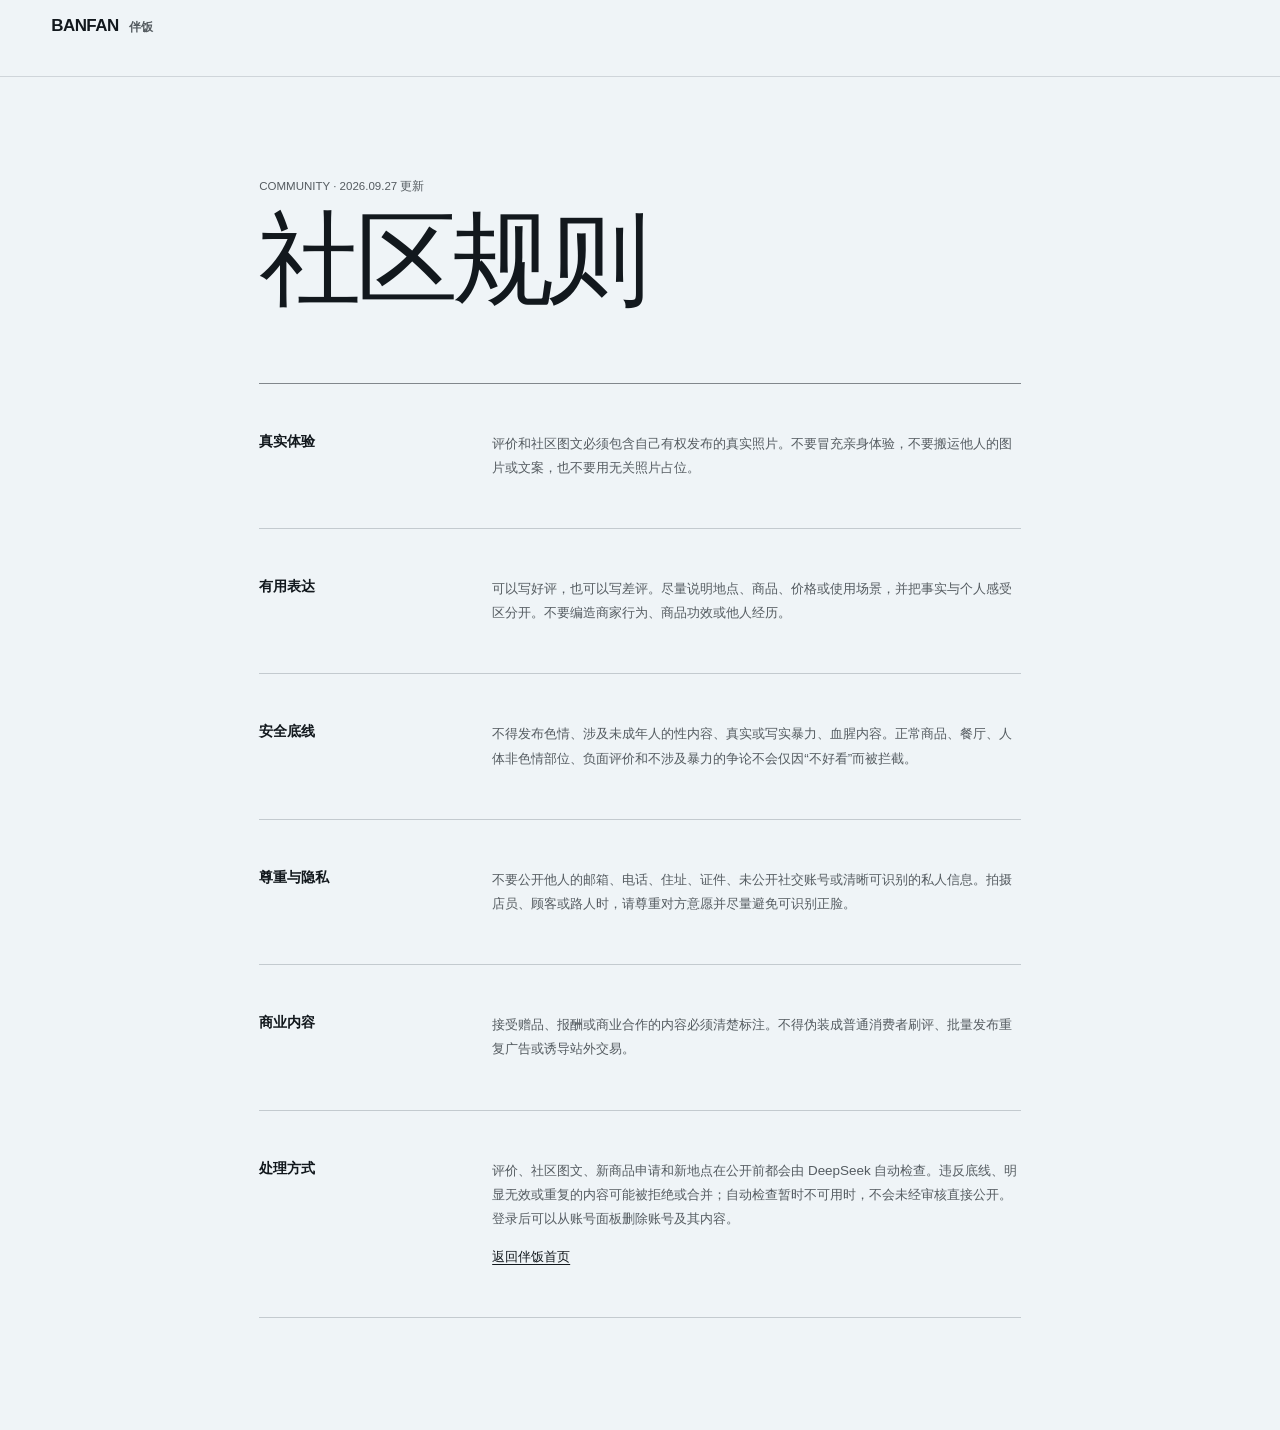
<file: community-guidelines.html>
<!doctype html>
<html lang="zh-CN">
<head>
  <meta charset="UTF-8" />
  <meta name="viewport" content="width=device-width, initial-scale=1.0" />
  <meta name="theme-color" content="#eef2f5" />
  <meta name="description" content="伴饭社区规则：真实、有用、尊重他人的韩国消费体验。" />
  <meta name="referrer" content="strict-origin-when-cross-origin" />
  <title>社区规则 · 伴饭</title>
  <link rel="canonical" href="https://banfantujian.com/community-guidelines.html" />
  <link rel="icon" href="./favicon.svg" type="image/svg+xml" />
  <link rel="stylesheet" href="./tokens.css?v=20260927h" />
  <link rel="stylesheet" href="./redesign.css?v=20260927r" />
</head>
<body>
  <a class="skip-link" href="#policyMain">跳到主要内容</a>
  <header class="site-header"><div class="site-header-inner"><a class="brand" href="./" aria-label="返回伴饭首页"><strong>BANFAN</strong><span>伴饭</span></a></div></header>
  <main class="policy-shell" id="policyMain" tabindex="-1">
    <p>COMMUNITY · 2026.09.27 更新</p>
    <h1>社区规则</h1>
    <div class="policy-copy">
      <section><h2>真实体验</h2><div><p>评价和社区图文必须包含自己有权发布的真实照片。不要冒充亲身体验，不要搬运他人的图片或文案，也不要用无关照片占位。</p></div></section>
      <section><h2>有用表达</h2><div><p>可以写好评，也可以写差评。尽量说明地点、商品、价格或使用场景，并把事实与个人感受区分开。不要编造商家行为、商品功效或他人经历。</p></div></section>
      <section><h2>安全底线</h2><div><p>不得发布色情、涉及未成年人的性内容、真实或写实暴力、血腥内容。正常商品、餐厅、人体非色情部位、负面评价和不涉及暴力的争论不会仅因“不好看”而被拦截。</p></div></section>
      <section><h2>尊重与隐私</h2><div><p>不要公开他人的邮箱、电话、住址、证件、未公开社交账号或清晰可识别的私人信息。拍摄店员、顾客或路人时，请尊重对方意愿并尽量避免可识别正脸。</p></div></section>
      <section><h2>商业内容</h2><div><p>接受赠品、报酬或商业合作的内容必须清楚标注。不得伪装成普通消费者刷评、批量发布重复广告或诱导站外交易。</p></div></section>
      <section><h2>处理方式</h2><div><p>评价、社区图文、新商品申请和新地点在公开前都会由 DeepSeek 自动检查。违反底线、明显无效或重复的内容可能被拒绝或合并；自动检查暂时不可用时，不会未经审核直接公开。登录后可以从账号面板删除账号及其内容。</p><p><a href="./">返回伴饭首页</a></p></div></section>
    </div>
  </main>
</body>
</html>
</file>
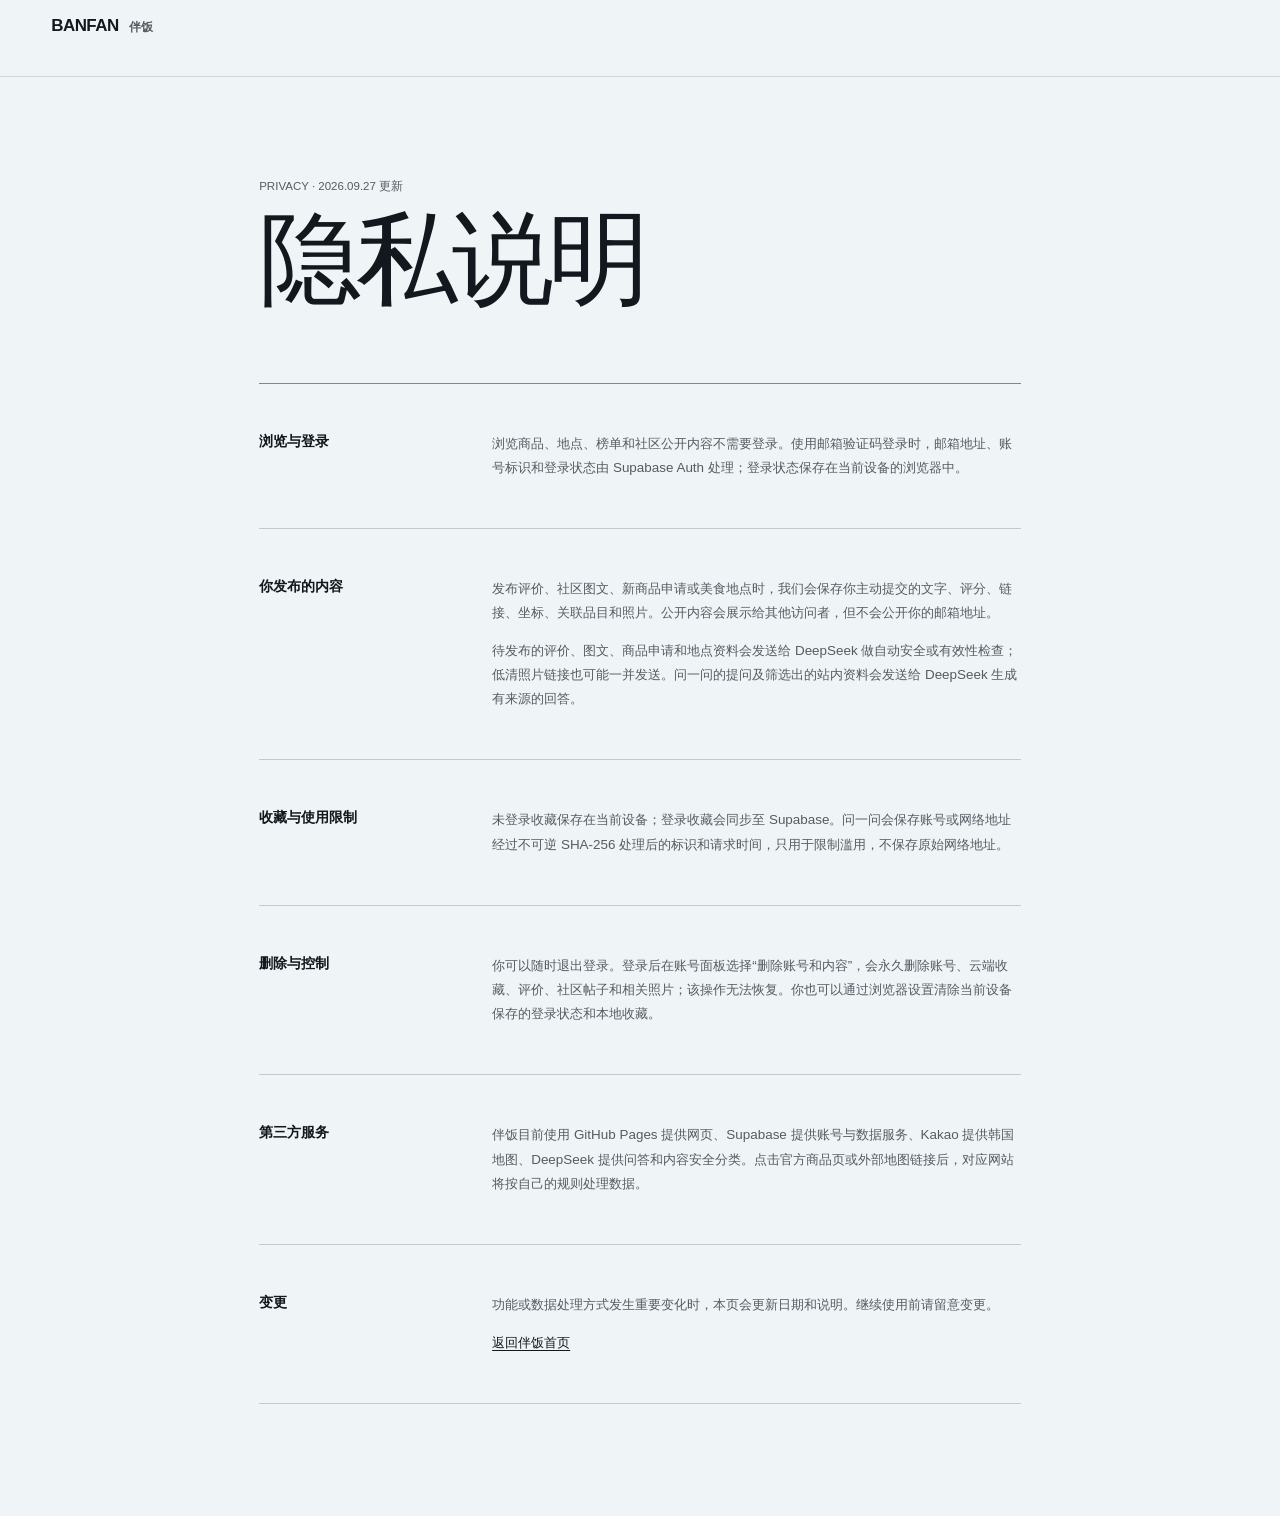
<file: privacy.html>
<!doctype html>
<html lang="zh-CN">
<head>
  <meta charset="UTF-8" />
  <meta name="viewport" content="width=device-width, initial-scale=1.0" />
  <meta name="theme-color" content="#eef2f5" />
  <meta name="description" content="伴饭隐私说明：了解账号、内容、照片和问一问功能如何处理数据。" />
  <meta name="referrer" content="strict-origin-when-cross-origin" />
  <title>隐私说明 · 伴饭</title>
  <link rel="canonical" href="https://banfantujian.com/privacy.html" />
  <link rel="icon" href="./favicon.svg" type="image/svg+xml" />
  <link rel="stylesheet" href="./tokens.css?v=20260927h" />
  <link rel="stylesheet" href="./redesign.css?v=20260927r" />
</head>
<body>
  <a class="skip-link" href="#policyMain">跳到主要内容</a>
  <header class="site-header"><div class="site-header-inner"><a class="brand" href="./" aria-label="返回伴饭首页"><strong>BANFAN</strong><span>伴饭</span></a></div></header>
  <main class="policy-shell" id="policyMain" tabindex="-1">
    <p>PRIVACY · 2026.09.27 更新</p>
    <h1>隐私说明</h1>
    <div class="policy-copy">
      <section><h2>浏览与登录</h2><div><p>浏览商品、地点、榜单和社区公开内容不需要登录。使用邮箱验证码登录时，邮箱地址、账号标识和登录状态由 Supabase Auth 处理；登录状态保存在当前设备的浏览器中。</p></div></section>
      <section><h2>你发布的内容</h2><div><p>发布评价、社区图文、新商品申请或美食地点时，我们会保存你主动提交的文字、评分、链接、坐标、关联品目和照片。公开内容会展示给其他访问者，但不会公开你的邮箱地址。</p><p>待发布的评价、图文、商品申请和地点资料会发送给 DeepSeek 做自动安全或有效性检查；低清照片链接也可能一并发送。问一问的提问及筛选出的站内资料会发送给 DeepSeek 生成有来源的回答。</p></div></section>
      <section><h2>收藏与使用限制</h2><div><p>未登录收藏保存在当前设备；登录收藏会同步至 Supabase。问一问会保存账号或网络地址经过不可逆 SHA-256 处理后的标识和请求时间，只用于限制滥用，不保存原始网络地址。</p></div></section>
      <section><h2>删除与控制</h2><div><p>你可以随时退出登录。登录后在账号面板选择“删除账号和内容”，会永久删除账号、云端收藏、评价、社区帖子和相关照片；该操作无法恢复。你也可以通过浏览器设置清除当前设备保存的登录状态和本地收藏。</p></div></section>
      <section><h2>第三方服务</h2><div><p>伴饭目前使用 GitHub Pages 提供网页、Supabase 提供账号与数据服务、Kakao 提供韩国地图、DeepSeek 提供问答和内容安全分类。点击官方商品页或外部地图链接后，对应网站将按自己的规则处理数据。</p></div></section>
      <section><h2>变更</h2><div><p>功能或数据处理方式发生重要变化时，本页会更新日期和说明。继续使用前请留意变更。</p><p><a href="./">返回伴饭首页</a></p></div></section>
    </div>
  </main>
</body>
</html>
</file>
<file: tokens.css>
/* BanFan · Seoul Selection system tokens */
:root {
  color-scheme: light;

  --color-paper: oklch(96.4% 0.006 235);
  --color-surface: oklch(99.2% 0.002 235);
  --color-surface-muted: oklch(92.8% 0.008 235);
  --color-ink: oklch(20.5% 0.014 250);
  --color-ink-muted: oklch(47% 0.012 245);
  --color-rule: oklch(83.5% 0.01 235);
  --color-rule-strong: oklch(62% 0.01 240);
  --color-accent: oklch(51% 0.19 28);
  --color-accent-dark: oklch(41% 0.16 28);
  --color-accent-ink: oklch(98.5% 0.003 235);
  --color-on-accent: var(--color-accent-ink);
  --color-focus: oklch(55% 0.18 255);

  --font-body: "Helvetica Neue", "Pretendard", "Apple SD Gothic Neo", "PingFang SC", "Noto Sans SC", sans-serif;
  --font-editorial: "Songti SC", "Noto Serif CJK SC", "Source Han Serif SC", "STSong", serif;

  --space-3xs: 0.25rem;
  --space-2xs: 0.5rem;
  --space-xs: 0.75rem;
  --space-sm: 1rem;
  --space-md: 1.5rem;
  --space-lg: 2rem;
  --space-xl: 3rem;
  --space-2xl: 4.5rem;
  --space-3xl: 7rem;

  --text-xs: 0.75rem;
  --text-sm: 0.875rem;
  --text-md: 1rem;
  --text-lg: 1.25rem;
  --text-xl: 1.75rem;
  --text-2xl: clamp(2.35rem, 5vw, 5.25rem);

  --page-gutter: clamp(1rem, 4vw, 4rem);
  --page-max: 100rem;
  --radius-control: 0.25rem;
  --radius-card: 0;
  --rule-hair: 1px;
  --ease-out: cubic-bezier(0.16, 1, 0.3, 1);
  --dur-short: 180ms;
  --dur-medium: 360ms;
}
</file>
<file: redesign.css>
* { box-sizing: border-box; }

html {
  overflow-x: clip;
  scroll-behavior: smooth;
  background: var(--color-paper);
}

body {
  overflow-x: clip;
  margin: 0;
  color: var(--color-ink);
  background: var(--color-paper);
  font-family: var(--font-body);
  font-size: var(--text-md);
  -webkit-font-smoothing: antialiased;
  text-rendering: optimizeLegibility;
}

body.modal-open { overflow: hidden; }
[hidden] { display: none !important; }

::selection { color: var(--color-on-accent); background: var(--color-accent); }

button,
input,
select,
textarea { font: inherit; }

button { color: inherit; cursor: pointer; }
button:active { opacity: 0.72; }

.skip-link {
  position: fixed;
  z-index: 6000;
  top: var(--space-xs);
  left: var(--space-xs);
  padding: var(--space-xs) var(--space-sm);
  color: var(--color-on-accent);
  background: var(--color-ink);
  font-size: 0.78rem;
  font-weight: 700;
  text-decoration: none;
  transform: translateY(calc(-100% - var(--space-lg)));
}

.skip-link:focus { transform: translateY(0); }

button:focus-visible,
input:focus-visible,
select:focus-visible,
textarea:focus-visible,
[tabindex]:focus-visible {
  outline: 2px solid var(--color-focus);
  outline-offset: 3px;
}

.site-header {
  position: sticky;
  z-index: 1000;
  top: 0;
  border-bottom: var(--rule-hair) solid color-mix(in oklch, var(--color-rule) 72%, transparent);
  background: color-mix(in oklch, var(--color-paper) 93%, transparent);
  backdrop-filter: blur(14px);
}

.site-header-inner {
  display: grid;
  grid-template-columns: auto minmax(16rem, 32rem) auto;
  align-items: center;
  justify-content: space-between;
  gap: var(--space-xl);
  width: min(var(--page-max), 100%);
  min-height: 4.75rem;
  margin: 0 auto;
  padding: 0 var(--page-gutter);
}

.brand {
  display: inline-flex;
  align-items: baseline;
  gap: 0.65rem;
  min-height: 2.75rem;
  color: inherit;
  text-decoration: none;
  white-space: nowrap;
}

.brand strong {
  font-size: 1.06rem;
  font-weight: 800;
  letter-spacing: -0.03em;
}

.brand span {
  color: var(--color-ink-muted);
  font-size: 0.78rem;
  font-weight: 600;
}

.brand-mark,
.top-nav { display: none; }

.global-search {
  display: flex;
  align-items: center;
  gap: var(--space-xs);
  min-width: 0;
  min-height: 2.75rem;
  border: 0;
  border-bottom: var(--rule-hair) solid var(--color-rule-strong);
  background: transparent;
}

.global-search svg {
  width: 1.05rem;
  height: 1.05rem;
  fill: none;
  stroke: currentColor;
  stroke-width: 1.6;
}

.global-search input {
  width: 100%;
  border: 0;
  padding: 0;
  color: var(--color-ink);
  background: transparent;
  outline: 0;
  font-size: 0.84rem;
}

.global-search input::placeholder { color: var(--color-ink-muted); }

.header-actions {
  display: flex;
  align-items: center;
  justify-content: flex-end;
  gap: var(--space-2xs);
}

.text-button,
.primary-button,
.secondary-button,
.quiet-button,
.review-button,
.submit-review {
  min-height: 2.75rem;
  border: var(--rule-hair) solid var(--color-rule-strong);
  border-radius: var(--radius-control);
  padding: 0 var(--space-sm);
  background: transparent;
  font-size: 0.78rem;
  font-weight: 650;
  transition: color var(--dur-short) var(--ease-out), background var(--dur-short) var(--ease-out), border-color var(--dur-short) var(--ease-out);
}

.primary-button,
.review-button,
.submit-review {
  color: var(--color-on-accent);
  border-color: var(--color-ink);
  background: var(--color-ink);
}

.primary-button:hover,
.review-button:hover,
.submit-review:hover {
  border-color: var(--color-accent);
  background: var(--color-accent);
}

button:disabled,
input:disabled,
select:disabled,
textarea:disabled { cursor: not-allowed; opacity: 0.55; }

.text-button:hover,
.secondary-button:hover,
.quiet-button:hover { background: var(--color-surface-muted); }

.catalog-shell {
  width: min(var(--page-max), 100%);
  margin: 0 auto;
  padding: var(--space-lg) var(--page-gutter) var(--space-3xl);
}

.hero {
  display: grid;
  grid-template-columns: minmax(19rem, 0.78fr) minmax(0, 1.5fr);
  min-height: clamp(31rem, 62vh, 44rem);
  border-bottom: var(--rule-hair) solid var(--color-rule-strong);
  background: var(--color-surface);
}

.hero-copy {
  display: flex;
  flex-direction: column;
  justify-content: space-between;
  min-width: 0;
  padding: clamp(2rem, 5vw, 5rem);
}

.hero-context {
  display: flex;
  justify-content: space-between;
  gap: var(--space-lg);
  margin: 0;
  color: var(--color-ink-muted);
  font-size: 0.74rem;
  font-variant-numeric: tabular-nums;
}

.hero h1 {
  max-width: 9ch;
  margin: auto 0 0;
  font-family: var(--font-editorial);
  font-size: var(--text-2xl);
  font-weight: 570;
  line-height: 0.98;
  letter-spacing: -0.04em;
  text-wrap: balance;
  min-width: 0;
  overflow-wrap: anywhere;
}

.hero-copy > p:not(.hero-context) {
  max-width: 34rem;
  margin: var(--space-lg) 0 0;
  color: var(--color-ink-muted);
  font-size: 0.95rem;
  line-height: 1.8;
}

.hero-actions {
  display: flex;
  flex-wrap: wrap;
  gap: var(--space-md);
  margin-top: var(--space-xl);
}

.hero-link {
  min-height: 2.75rem;
  border: 0;
  border-bottom: var(--rule-hair) solid currentColor;
  padding: 0;
  background: transparent;
  font-size: 0.8rem;
  font-weight: 700;
}

.hero-link.is-muted { color: var(--color-ink-muted); }
.hero-link:hover { color: var(--color-accent); }

.hero-lookbook {
  display: grid;
  grid-template-columns: minmax(0, 1.45fr) minmax(0, 0.72fr);
  grid-template-rows: repeat(2, minmax(0, 1fr));
  min-width: 0;
  background: var(--color-rule);
  gap: var(--rule-hair);
}

.lookbook-tile {
  position: relative;
  display: grid;
  grid-template-rows: minmax(0, 1fr) auto;
  min-width: 0;
  min-height: 0;
  border: 0;
  padding: 0;
  text-align: left;
  background: var(--color-surface-muted);
  overflow: hidden;
}

.lookbook-main { grid-row: 1 / -1; }

.lookbook-media {
  position: relative;
  display: grid;
  place-items: center;
  min-height: 0;
  background: var(--color-surface-muted);
  overflow: hidden;
}

.hero-product-image {
  width: 100%;
  height: 100%;
  padding: clamp(1rem, 3vw, 3.5rem);
  object-fit: contain;
  background: var(--color-surface);
  transition: transform var(--dur-medium) var(--ease-out);
}

.lookbook-main .hero-product-image { padding: clamp(2rem, 5vw, 6rem); }
.lookbook-tile:hover .hero-product-image { transform: scale(1.018); }

.lookbook-placeholder {
  color: color-mix(in oklch, var(--color-ink-muted) 58%, transparent);
  font-size: clamp(2.4rem, 8vw, 8rem);
  font-weight: 760;
  letter-spacing: -0.06em;
}

.lookbook-caption {
  display: grid;
  gap: 0.25rem;
  min-width: 0;
  padding: var(--space-sm) var(--space-md) var(--space-md);
  background: var(--color-surface);
}

.lookbook-caption strong {
  overflow: hidden;
  font-size: 0.86rem;
  font-weight: 660;
  text-overflow: ellipsis;
  white-space: nowrap;
}

.lookbook-caption small {
  overflow: hidden;
  color: var(--color-ink-muted);
  font-size: 0.7rem;
  text-overflow: ellipsis;
  white-space: nowrap;
}

.category-launcher {
  display: grid;
  grid-template-columns: repeat(4, minmax(0, 1fr));
  margin-bottom: var(--space-lg);
  border-top: var(--rule-hair) solid var(--color-rule-strong);
  border-bottom: var(--rule-hair) solid var(--color-rule-strong);
  background: transparent;
}

.category-entry {
  display: flex;
  align-items: flex-end;
  justify-content: space-between;
  gap: var(--space-md);
  min-width: 0;
  min-height: 5.75rem;
  border: 0;
  border-right: var(--rule-hair) solid var(--color-rule);
  padding: var(--space-lg) var(--space-md);
  text-align: left;
  background: transparent;
  transition: color var(--dur-short) var(--ease-out), background var(--dur-short) var(--ease-out);
}

.category-entry:last-child { border-right: 0; }

.category-entry:hover,
.category-entry.is-active {
  color: var(--color-on-accent);
  background: var(--color-ink);
}

.entry-number,
.entry-arrow,
.entry-icon { display: none; }

.entry-copy {
  display: grid;
  gap: 0.4rem;
  min-width: 0;
}

.entry-copy strong {
  font-size: 1.3rem;
  font-weight: 650;
  letter-spacing: -0.025em;
}

.entry-copy small {
  overflow: hidden;
  color: var(--color-ink-muted);
  font-size: 0.72rem;
  text-overflow: ellipsis;
  white-space: nowrap;
}

.category-entry:hover small,
.category-entry.is-active small { color: color-mix(in oklch, var(--color-on-accent) 72%, transparent); }

.entry-en {
  color: var(--color-ink-muted);
  font-size: 0.65rem;
  font-weight: 720;
}

.category-entry:hover .entry-en,
.category-entry.is-active .entry-en { color: var(--color-on-accent); }

.catalog-section {
  margin-top: var(--space-3xl);
  scroll-margin-top: 6rem;
}

.catalog-header {
  display: grid;
  grid-template-columns: minmax(0, 1fr) auto;
  align-items: end;
  gap: var(--space-xl);
  padding-bottom: var(--space-lg);
  border-bottom: var(--rule-hair) solid var(--color-rule-strong);
}

.channel-label,
.dialog-context {
  margin: 0 0 var(--space-xs);
  color: var(--color-accent-dark);
  font-size: 0.72rem;
  font-weight: 700;
}

.catalog-header h2 {
  max-width: 18ch;
  margin: 0 0 var(--space-xs);
  font-size: clamp(2rem, 4vw, 4.2rem);
  font-weight: 560;
  line-height: 1.04;
  letter-spacing: -0.04em;
  text-wrap: balance;
  min-width: 0;
  overflow-wrap: anywhere;
}

.catalog-header > div > p:last-child {
  max-width: 42rem;
  margin: 0;
  color: var(--color-ink-muted);
  font-size: 0.86rem;
  line-height: 1.65;
}

.catalog-meta {
  display: grid;
  justify-items: end;
  gap: 0.35rem;
  text-align: right;
  font-variant-numeric: tabular-nums;
}

.catalog-meta span { color: var(--color-ink-muted); font-size: 0.72rem; }
.catalog-meta strong { font-size: 0.78rem; font-weight: 700; }

.catalog-toolbar {
  display: flex;
  align-items: center;
  justify-content: space-between;
  gap: var(--space-lg);
  padding: var(--space-md) 0 var(--space-xl);
}

.filter-chips {
  display: flex;
  gap: var(--space-2xs);
  overflow-x: auto;
  scrollbar-width: none;
}

.filter-chips::-webkit-scrollbar { display: none; }

.filter-chip,
.view-switch button {
  flex: 0 0 auto;
  min-height: 2.75rem;
  border: 0;
  border-bottom: var(--rule-hair) solid transparent;
  padding: 0 var(--space-xs);
  color: var(--color-ink-muted);
  background: transparent;
  font-size: 0.76rem;
}

.filter-chip:hover,
.filter-chip.is-active,
.view-switch button:hover,
.view-switch button.is-active {
  color: var(--color-ink);
  border-color: var(--color-ink);
  font-weight: 700;
  background: transparent;
}

.toolbar-right,
.view-switch { display: flex; align-items: center; gap: var(--space-2xs); }

.catalog-grid {
  display: grid;
  grid-template-columns: repeat(4, minmax(0, 1fr));
  gap: var(--space-2xl) var(--space-md);
}

.catalog-card {
  position: relative;
  display: grid;
  align-content: start;
  min-width: 0;
  background: transparent;
  cursor: pointer;
}

.card-visual {
  position: relative;
  display: grid;
  place-items: center;
  aspect-ratio: 1;
  color: var(--color-ink-muted);
  background: var(--color-surface-muted);
  overflow: hidden;
}

.card-visual.has-image { background: var(--color-surface); }
.card-visual.has-image .card-glyph { display: none; }

.card-image {
  width: 100%;
  height: 100%;
  padding: clamp(0.45rem, 1.2vw, 1rem);
  object-fit: contain;
  object-position: center;
  background: var(--color-surface);
  transition: transform var(--dur-medium) var(--ease-out);
}

.catalog-card:hover .card-image { transform: scale(1.018); }
.card-index { display: none; }
.card-glyph { font-size: clamp(2.8rem, 6vw, 5rem); font-weight: 700; letter-spacing: -0.06em; opacity: 0.28; }

.card-body { padding: var(--space-sm) 0 0; }

.card-category {
  display: block;
  overflow: hidden;
  color: var(--color-ink-muted);
  font-size: 0.68rem;
  font-weight: 650;
  text-overflow: ellipsis;
  white-space: nowrap;
}

.card-title {
  display: -webkit-box;
  min-height: 2.8em;
  margin: 0.45rem 0 0;
  overflow: hidden;
  font-size: 0.92rem;
  font-weight: 630;
  line-height: 1.4;
  letter-spacing: -0.018em;
  -webkit-box-orient: vertical;
  -webkit-line-clamp: 2;
}

.card-note {
  margin: var(--space-xs) 0 0;
  color: var(--color-ink);
  font-size: 0.8rem;
  font-weight: 650;
  font-variant-numeric: tabular-nums;
}

.catalog-card[data-kind="place"] .card-note {
  display: -webkit-box;
  min-height: 3.1em;
  overflow: hidden;
  font-weight: 500;
  line-height: 1.55;
  -webkit-box-orient: vertical;
  -webkit-line-clamp: 2;
}

.card-meta {
  display: flex;
  gap: var(--space-xs);
  margin-top: var(--space-xs);
  color: var(--color-ink-muted);
  font-size: 0.68rem;
}

.card-rating { color: var(--color-ink); font-weight: 650; }

.card-favorite {
  position: absolute;
  z-index: 2;
  top: var(--space-xs);
  right: var(--space-xs);
  display: grid;
  place-items: center;
  width: 2.75rem;
  height: 2.75rem;
  border: 0;
  border-radius: 50%;
  background: color-mix(in oklch, var(--color-surface) 92%, transparent);
}

.card-favorite svg { width: 1.15rem; height: 1.15rem; fill: none; stroke: currentColor; stroke-linecap: round; stroke-linejoin: round; stroke-width: 1.6; }
.card-favorite[data-active="true"] { color: var(--color-on-accent); background: var(--color-accent); }
.card-favorite[data-active="true"] svg { fill: currentColor; }

.card-open {
  position: absolute;
  z-index: 1;
  inset: 0;
  border: 0;
  padding: 0;
  background: transparent;
}

.card-open:focus-visible {
  outline: 2px solid var(--color-focus);
  outline-offset: 3px;
}

.catalog-more { display: grid; place-items: center; padding-top: var(--space-xl); }
.catalog-more button { min-width: 13rem; min-height: 3rem; border: var(--rule-hair) solid var(--color-ink); border-radius: var(--radius-control); background: transparent; font-size: 0.78rem; font-weight: 700; }
.catalog-more button:hover { color: var(--color-on-accent); background: var(--color-ink); }

.catalog-loading {
  display: grid;
  gap: var(--space-md);
  padding: var(--space-md) 0;
  color: var(--color-ink-muted);
  font-size: 0.72rem;
}

.catalog-loading > div { display: grid; grid-template-columns: repeat(4, minmax(0, 1fr)); gap: var(--space-md); }
.catalog-loading i { display: block; aspect-ratio: 1; background: linear-gradient(110deg, var(--color-surface-muted) 30%, var(--color-surface) 45%, var(--color-surface-muted) 60%); background-size: 240% 100%; animation: catalog-loading 1.4s var(--ease-out) infinite; }
@keyframes catalog-loading { to { background-position-x: -240%; } }

.catalog-empty {
  display: grid;
  justify-items: center;
  gap: var(--space-xs);
  padding: var(--space-2xl) var(--space-md);
  text-align: center;
  background: var(--color-surface);
}

.catalog-empty strong { font-size: 1.2rem; }
.catalog-empty span { max-width: 36rem; color: var(--color-ink-muted); font-size: 0.82rem; line-height: 1.7; }
.empty-actions { display: flex; flex-wrap: wrap; justify-content: center; gap: var(--space-xs); margin-top: var(--space-sm); }

.food-map-panel {
  position: relative;
  height: min(42rem, 70vh);
  min-height: 31rem;
  margin-bottom: var(--space-lg);
  background: var(--color-surface-muted);
  overflow: hidden;
}

#map { width: 100%; height: 100%; }

.map-fallback {
  display: grid;
  grid-template-rows: auto minmax(0, 1fr);
  width: 100%;
  height: 100%;
  padding: 6.5rem var(--space-lg) var(--space-lg);
  background: var(--color-surface-muted);
}

.map-fallback-copy { max-width: 34rem; }
.map-fallback-copy strong { display: block; font-family: var(--font-editorial); font-size: clamp(1.7rem, 3vw, 2.8rem); font-weight: 560; letter-spacing: -0.03em; }
.map-fallback-copy p { margin: var(--space-xs) 0 var(--space-lg); color: var(--color-ink-muted); font-size: 0.78rem; line-height: 1.65; }
.map-fallback-list { display: grid; grid-template-columns: repeat(3, minmax(0, 1fr)); align-content: start; gap: var(--rule-hair); overflow-y: auto; background: var(--color-rule); }
.map-fallback-place { display: grid; gap: 0.35rem; min-height: 6.5rem; border: 0; padding: var(--space-sm); text-align: left; background: var(--color-surface); }
.map-fallback-place:hover { background: color-mix(in oklch, var(--color-surface) 78%, var(--color-paper)); }
.map-fallback-place strong { overflow: hidden; font-size: 0.84rem; text-overflow: ellipsis; white-space: nowrap; }
.map-fallback-place span { color: var(--color-ink-muted); font-size: 0.7rem; }

.map-head {
  position: absolute;
  z-index: 700;
  top: var(--space-sm);
  right: var(--space-sm);
  left: var(--space-sm);
  display: flex;
  align-items: center;
  justify-content: space-between;
  pointer-events: none;
}

.map-head > div,
.map-status {
  display: grid;
  gap: 0.18rem;
  border: var(--rule-hair) solid var(--color-rule);
  padding: var(--space-xs) var(--space-sm);
  background: color-mix(in oklch, var(--color-surface) 95%, transparent);
  box-shadow: 0 0.75rem 2.2rem color-mix(in oklch, var(--color-ink) 10%, transparent);
  pointer-events: auto;
}

.map-head span { color: var(--color-ink-muted); font-size: 0.7rem; letter-spacing: 0; }
.map-head strong { font-size: 0.92rem; }
.map-head button { min-height: 2.75rem; border: 0; padding: 0 var(--space-sm); color: var(--color-on-accent); background: var(--color-ink); font-size: 0.76rem; font-weight: 700; pointer-events: auto; }

.map-status { position: absolute; z-index: 650; right: var(--space-sm); bottom: var(--space-sm); font-size: 0.7rem; }

.add-place-bar {
  position: absolute;
  z-index: 800;
  right: var(--space-sm);
  bottom: var(--space-sm);
  left: var(--space-sm);
  display: grid;
  grid-template-columns: minmax(10rem, 1.2fr) minmax(9rem, 1fr) 8rem minmax(11rem, 1.4fr) auto auto;
  gap: var(--space-2xs);
  padding: var(--space-xs);
  background: var(--color-surface);
  box-shadow: 0 1rem 3rem color-mix(in oklch, var(--color-ink) 14%, transparent);
}

.add-place-copy { display: grid; align-content: center; }
.add-place-copy strong { font-size: 0.78rem; }
.add-place-copy span { margin-top: 0.18rem; color: var(--color-ink-muted); font-size: 0.7rem; }
.add-place-bar input,
.add-place-bar select { min-width: 0; min-height: 2.75rem; border: var(--rule-hair) solid var(--color-rule); padding: 0 var(--space-xs); background: var(--color-surface); outline: 0; }
.add-place-bar button { min-height: 2.75rem; border: var(--rule-hair) solid var(--color-rule); padding: 0 var(--space-xs); background: var(--color-surface); font-weight: 700; }
#savePlaceButton { color: var(--color-on-accent); border-color: var(--color-accent); background: var(--color-accent); }

.banfan-pin { display: grid; place-items: center; width: 2.15rem; height: 2.15rem; border: 3px solid var(--color-surface); border-radius: 50% 50% 50% 8px; color: var(--color-on-accent); background: var(--color-accent); box-shadow: 0 0.5rem 1.2rem color-mix(in oklch, var(--color-ink) 20%, transparent); font-size: 0.75rem; font-weight: 750; transform: rotate(-45deg); }
.banfan-pin span { transform: rotate(45deg); }
.map-popup { min-width: 12rem; padding: var(--space-xs) var(--space-sm); background: var(--color-surface); box-shadow: 0 0.75rem 2rem color-mix(in oklch, var(--color-ink) 16%, transparent); }
.map-popup strong { display: block; margin-bottom: 0.2rem; }
.map-popup span { color: var(--color-ink-muted); font-size: 0.72rem; }

.mobile-review-button { display: none; }

.auth-modal,
.review-modal,
.detail-modal {
  position: fixed;
  z-index: 3000;
  inset: 0;
  display: grid;
  place-items: center;
  padding: var(--space-lg);
}

.modal-backdrop { position: absolute; inset: 0; width: 100%; height: 100%; border: 0; background: color-mix(in oklch, var(--color-ink) 72%, transparent); backdrop-filter: blur(0.25rem); }

.auth-sheet {
  position: relative;
  display: grid;
  grid-template-columns: minmax(0, 0.92fr) minmax(20rem, 1.08fr);
  width: min(54rem, 100%);
  max-height: calc(100dvh - 3rem);
  background: var(--color-surface);
  box-shadow: 0 1.5rem 5rem color-mix(in oklch, var(--color-ink) 24%, transparent);
  overflow-y: auto;
}

.auth-close { position: absolute; z-index: 3; top: var(--space-sm); right: var(--space-sm); }
.auth-intro { display: flex; flex-direction: column; justify-content: space-between; min-height: 30rem; padding: var(--space-xl); color: var(--color-on-accent); background: var(--color-ink); }
.auth-intro h2 { max-width: 9ch; margin: 0; font-family: var(--font-editorial); font-size: clamp(2.6rem, 5vw, 4.4rem); font-weight: 520; line-height: 1.02; letter-spacing: -0.04em; }
.auth-intro p { max-width: 28rem; margin: auto 0 var(--space-xl); color: color-mix(in oklch, var(--color-on-accent) 72%, transparent); font-size: 0.84rem; line-height: 1.7; }
.auth-intro ul { display: grid; gap: var(--space-2xs); margin: 0; padding: var(--space-md) 0 0; border-top: var(--rule-hair) solid color-mix(in oklch, var(--color-on-accent) 24%, transparent); list-style: none; color: color-mix(in oklch, var(--color-on-accent) 82%, transparent); font-size: 0.72rem; }
.auth-action { display: grid; align-content: center; min-height: 30rem; padding: clamp(3rem, 6vw, 5rem) var(--space-xl); }
.auth-form,
.auth-otp-form { display: grid; gap: var(--space-lg); }
.auth-form h3,
.auth-state h3 { margin: 0; font-family: var(--font-editorial); font-size: 1.65rem; font-weight: 560; letter-spacing: -0.03em; overflow-wrap: anywhere; }
.auth-form > div p,
.auth-state p { margin: var(--space-xs) 0 0; color: var(--color-ink-muted); font-size: 0.78rem; line-height: 1.65; }
.auth-form label,
.auth-otp-form label { display: grid; gap: var(--space-xs); font-size: 0.74rem; font-weight: 650; }
.auth-form input,
.auth-otp-form input { width: 100%; min-height: 3rem; border: 0; border-bottom: var(--rule-hair) solid var(--color-rule-strong); border-radius: 0; padding: 0; color: var(--color-ink); background: transparent; outline: 0; font-size: 1rem; }
.auth-form .primary-button,
.auth-otp-form .primary-button { width: 100%; }
.auth-legal { margin: calc(var(--space-xs) * -1) 0 0; color: var(--color-ink-muted); font-size: 0.68rem; line-height: 1.55; }
.auth-state { display: grid; gap: var(--space-md); }
.auth-state > span { color: var(--color-ink-muted); font-size: 0.7rem; }
.auth-state .secondary-button { justify-self: start; }
.auth-state strong { color: var(--color-ink); font-weight: 650; overflow-wrap: anywhere; }
.account-actions { display: flex; flex-wrap: wrap; gap: var(--space-xs); }
.danger-button { min-height: 2.75rem; border: var(--rule-hair) solid #a5322f; border-radius: var(--radius-control); padding: 0 var(--space-sm); color: #8d2724; background: transparent; font-size: 0.78rem; font-weight: 700; }
.danger-button:hover { color: #fff; background: #8d2724; }
.auth-otp-form { gap: var(--space-sm); margin-top: var(--space-xs); }
.auth-otp-form input {
  min-height: 4.25rem;
  border: var(--rule-hair) solid var(--color-rule-strong);
  padding: 0 var(--space-sm);
  font-size: clamp(1.5rem, 4vw, 2rem);
  font-variant-numeric: tabular-nums;
  font-weight: 650;
  letter-spacing: 0.18em;
}
.auth-otp-form input::placeholder { color: var(--color-ink-muted); font-size: 0.78rem; font-weight: 500; letter-spacing: 0; }
.auth-otp-form input:focus { border-color: var(--color-focus); box-shadow: 0 0 0 1px var(--color-focus); }
.auth-otp-form > p { margin: 0; color: var(--color-ink-muted); font-size: 0.7rem; line-height: 1.55; }
.auth-state-actions { display: flex; flex-wrap: wrap; justify-content: space-between; gap: var(--space-xs) var(--space-md); padding-top: var(--space-xs); border-top: var(--rule-hair) solid var(--color-rule); }
.text-action { min-height: 2.75rem; border: 0; padding: 0; color: var(--color-ink); background: transparent; font-size: 0.72rem; font-weight: 700; text-decoration: underline; text-underline-offset: 0.25rem; }
.text-action:hover { color: var(--color-accent-dark); }
.text-action:disabled { color: var(--color-ink-muted); text-decoration: none; cursor: wait; }
.auth-status { margin: var(--space-md) 0 0; padding-top: var(--space-sm); border-top: var(--rule-hair) solid var(--color-rule); color: var(--color-accent-dark); font-size: 0.72rem; line-height: 1.55; }

.review-sheet,
.detail-sheet {
  position: relative;
  width: min(43rem, 100%);
  max-height: calc(100dvh - 3rem);
  padding: var(--space-lg);
  background: var(--color-surface);
  box-shadow: 0 1.5rem 5rem color-mix(in oklch, var(--color-ink) 24%, transparent);
  overflow-y: auto;
}

.review-header { display: flex; justify-content: space-between; gap: var(--space-lg); padding-bottom: var(--space-md); border-bottom: var(--rule-hair) solid var(--color-rule); }
.review-header h2 { margin: 0; font-size: 1.8rem; font-weight: 570; letter-spacing: -0.035em; }
.close-button { display: grid; place-items: center; width: 2.75rem; height: 2.75rem; border: var(--rule-hair) solid var(--color-rule); background: var(--color-surface); }
.close-button svg { width: 1.1rem; height: 1.1rem; fill: none; stroke: currentColor; stroke-linecap: round; stroke-width: 1.7; }

.review-steps { display: grid; grid-template-columns: repeat(3, minmax(0, 1fr)); margin: var(--space-md) 0; padding: 0; list-style: none; }
.review-steps li { display: flex; align-items: center; gap: var(--space-2xs); min-height: 2.75rem; border-bottom: 2px solid var(--color-rule); color: var(--color-ink-muted); font-size: 0.72rem; font-weight: 650; }
.review-steps li span { font-variant-numeric: tabular-nums; }
.review-steps li.is-active { color: var(--color-ink); border-color: var(--color-accent); }

.review-form { display: grid; gap: var(--space-md); }
.review-form label { display: grid; gap: var(--space-xs); color: var(--color-ink); font-size: 0.76rem; font-weight: 650; }
.review-form input,
.review-form select,
.review-form textarea { width: 100%; border: var(--rule-hair) solid var(--color-rule); border-radius: var(--radius-control); padding: 0.75rem; color: var(--color-ink); background: var(--color-surface); outline: 0; }
.review-form textarea { resize: vertical; }
.form-row { display: grid; grid-template-columns: 1fr 1fr; gap: var(--space-md); }
.photo-preview { display: grid; grid-template-columns: repeat(3, minmax(0, 1fr)); gap: var(--space-2xs); }
.photo-preview img { width: 100%; aspect-ratio: 1; object-fit: cover; background: var(--color-surface-muted); }
.form-note { margin: 0; color: var(--color-ink-muted); font-size: 0.72rem; line-height: 1.6; }
.form-actions { display: flex; justify-content: space-between; gap: var(--space-xs); }
.submit-review { min-width: 9.5rem; }

.toast { position: fixed; z-index: 5000; right: var(--space-lg); bottom: var(--space-lg); max-width: 22rem; padding: var(--space-xs) var(--space-sm); color: var(--color-on-accent); background: var(--color-ink); box-shadow: 0 0.75rem 2.25rem color-mix(in oklch, var(--color-ink) 18%, transparent); font-size: 0.76rem; font-weight: 650; }

.detail-sheet { width: min(68rem, 100%); padding: 0; }
.detail-close { position: absolute; z-index: 5; top: var(--space-sm); right: var(--space-sm); }
.detail-product { display: grid; grid-template-columns: minmax(0, 1fr) minmax(21rem, 0.85fr); }
.detail-media { display: grid; place-items: center; aspect-ratio: 1; background: var(--color-surface-muted); }
.detail-media img { width: 100%; height: 100%; padding: var(--space-lg); object-fit: contain; background: var(--color-surface); }
.detail-copy { display: flex; flex-direction: column; justify-content: center; padding: clamp(2.25rem, 6vw, 5rem); border-left: var(--rule-hair) solid var(--color-rule); }
.detail-copy h2 { margin: 0; font-size: clamp(1.8rem, 3.6vw, 3.2rem); font-weight: 560; line-height: 1.13; letter-spacing: -0.04em; }
.detail-original { margin: var(--space-sm) 0 0; color: var(--color-ink-muted); font-size: 0.72rem; line-height: 1.6; }
.detail-note { margin: var(--space-lg) 0; font-size: 0.9rem; line-height: 1.7; }
.detail-score { display: flex; align-items: baseline; gap: var(--space-xs); padding: var(--space-md) 0; border-top: var(--rule-hair) solid var(--color-rule); border-bottom: var(--rule-hair) solid var(--color-rule); }
.detail-score strong { font-size: 1rem; }
.detail-score span { color: var(--color-ink-muted); font-size: 0.72rem; }
.detail-actions { display: grid; grid-template-columns: 1fr 1.5fr; gap: var(--space-2xs); margin-top: var(--space-lg); }
.detail-source { align-self: flex-start; margin-top: var(--space-md); color: var(--color-ink-muted); font-size: 0.72rem; text-underline-offset: 0.25rem; }

.detail-reviews { padding: var(--space-xl) clamp(1.5rem, 5vw, 4rem); border-top: var(--rule-hair) solid var(--color-rule-strong); }
.detail-reviews > header { display: flex; align-items: end; justify-content: space-between; gap: var(--space-lg); margin-bottom: var(--space-lg); }
.detail-reviews h3 { margin: 0; font-size: 1.5rem; font-weight: 560; letter-spacing: -0.025em; }
.detail-reviews header > span { color: var(--color-ink-muted); font-size: 0.72rem; }
.detail-review-list { display: grid; grid-template-columns: repeat(2, minmax(0, 1fr)); gap: var(--space-xs); }
.review-empty { grid-column: 1 / -1; padding: var(--space-xl) 0; border-top: var(--rule-hair) solid var(--color-rule); border-bottom: var(--rule-hair) solid var(--color-rule); text-align: center; }
.review-empty strong { font-size: 1rem; font-weight: 650; }
.review-empty p { margin: var(--space-2xs) 0 0; color: var(--color-ink-muted); font-size: 0.72rem; }
.detail-review-card { padding: var(--space-md); background: var(--color-surface-muted); }
.detail-review-card > div { display: flex; justify-content: space-between; gap: var(--space-xs); }
.detail-review-card span,
.detail-review-card small { color: var(--color-ink-muted); font-size: 0.68rem; }
.detail-review-card p { font-size: 0.78rem; line-height: 1.65; }
.review-photo-grid { display: grid; grid-template-columns: repeat(2, minmax(0, 1fr)); gap: var(--space-2xs); margin: var(--space-sm) 0; }
.review-photo-grid img { width: 100%; aspect-ratio: 1; object-fit: cover; background: var(--color-surface); }
.site-footer {
  width: min(var(--page-max), 100%);
  margin: 0 auto;
  border-top: var(--rule-hair) solid var(--color-rule-strong);
  padding: var(--space-xl) var(--page-gutter) var(--space-lg);
}

.footer-brand {
  display: flex;
  align-items: baseline;
  justify-content: space-between;
  gap: var(--space-xl);
  padding-bottom: var(--space-xl);
}

.footer-brand strong { font-size: clamp(2.5rem, 7vw, 7.5rem); font-weight: 760; line-height: 0.9; letter-spacing: -0.07em; }
.footer-brand span { max-width: 20rem; color: var(--color-ink-muted); font-size: 0.84rem; line-height: 1.6; }
.footer-meta { display: flex; flex-wrap: wrap; justify-content: space-between; gap: var(--space-sm); padding-top: var(--space-md); border-top: var(--rule-hair) solid var(--color-rule); color: var(--color-ink-muted); font-size: 0.7rem; }
.footer-links { display: flex; gap: var(--space-sm); }
.footer-meta a { color: inherit; text-underline-offset: 0.2rem; }

.policy-shell {
  width: min(54rem, 100%);
  min-height: 70dvh;
  margin: 0 auto;
  padding: clamp(3rem, 8vw, 7rem) var(--page-gutter) var(--space-3xl);
}

.policy-shell > p:first-child { margin: 0 0 var(--space-sm); color: var(--color-ink-muted); font-size: 0.72rem; }
.policy-shell h1 { max-width: 10ch; margin: 0 0 var(--space-2xl); font-family: var(--font-editorial); font-size: clamp(3rem, 8vw, 6.5rem); font-weight: 540; line-height: 0.98; letter-spacing: -0.055em; }
.policy-copy { border-top: var(--rule-hair) solid var(--color-rule-strong); }
.policy-copy section { display: grid; grid-template-columns: minmax(10rem, 0.35fr) minmax(0, 1fr); gap: var(--space-xl); padding: var(--space-xl) 0; border-bottom: var(--rule-hair) solid var(--color-rule); }
.policy-copy h2 { margin: 0; font-size: 0.9rem; }
.policy-copy div { color: var(--color-ink-muted); font-size: 0.84rem; line-height: 1.8; }
.policy-copy div > :first-child { margin-top: 0; }
.policy-copy div > :last-child { margin-bottom: 0; }
.policy-copy a { color: var(--color-ink); text-underline-offset: 0.2rem; }

.hero h1,
.catalog-header h2,
.review-header h2,
.detail-copy h2,
.detail-reviews h3 { font-family: var(--font-editorial); }

.detail-copy h2,
.detail-reviews h3 { min-width: 0; overflow-wrap: anywhere; }

.hero-link,
.category-entry,
.header-actions button,
.filter-chip,
.view-switch button,
.catalog-more button,
.form-actions button,
.mobile-review-button { white-space: nowrap; }

@media (min-width: 88rem) {
  .catalog-grid { grid-template-columns: repeat(5, minmax(0, 1fr)); }
}

@media (max-width: 68rem) {
  .site-header-inner { grid-template-columns: auto minmax(12rem, 1fr) auto; gap: var(--space-md); }
  .hero { grid-template-columns: minmax(17rem, 0.8fr) minmax(0, 1.2fr); }
  .catalog-grid { grid-template-columns: repeat(3, minmax(0, 1fr)); }
  .catalog-loading > div { grid-template-columns: repeat(3, minmax(0, 1fr)); }
}

@media (max-width: 60rem) {
  .site-header-inner {
    grid-template-columns: 1fr auto;
    gap: var(--space-2xs) var(--space-md);
    min-height: 0;
    padding-top: var(--space-xs);
    padding-bottom: var(--space-xs);
  }
  .global-search { grid-column: 1 / -1; grid-row: 2; min-height: 2.75rem; }
  .header-actions { grid-column: 2; grid-row: 1; }
  .header-actions .primary-button { display: none; }
  .hero { grid-template-columns: minmax(0, 1fr); }
  .hero-copy { min-height: 27rem; }
  .hero-lookbook { min-height: 34rem; }
  .detail-product { grid-template-columns: minmax(0, 1fr); }
  .detail-media { max-height: 55dvh; }
  .detail-copy { padding: var(--space-xl) var(--space-md); border-top: var(--rule-hair) solid var(--color-rule); border-left: 0; }
}

@media (max-width: 47.5rem) {
  body { padding-bottom: 4.25rem; }

  .site-header-inner { padding: var(--space-xs) var(--space-sm); }

  .brand { min-height: 2.75rem; align-items: center; }
  .brand strong { font-size: 1rem; }
  .global-search { grid-column: 1 / -1; grid-row: 2; min-height: 2.5rem; }
  .global-search input,
  .auth-form input,
  .auth-otp-form input,
  .review-form input,
  .review-form select,
  .review-form textarea,
  .add-place-bar input,
  .add-place-bar select { font-size: 16px; }
  .header-actions { grid-column: 2; grid-row: 1; }
  .header-actions .primary-button { display: none; }
  .header-actions .text-button { min-height: 2.75rem; border: 0; padding: 0; }
  .header-actions .text-button { min-width: 2.75rem; }

  .catalog-shell { padding: var(--space-md) var(--space-sm) var(--space-2xl); }

  .hero { grid-template-columns: minmax(0, 1fr); min-height: 0; }
  .hero-copy { min-height: 28rem; padding: var(--space-lg); }
  .hero h1 { font-size: clamp(2.9rem, 15vw, 4.8rem); }
  .hero-copy > p:not(.hero-context) { font-size: 0.86rem; }
  .hero-actions { gap: var(--space-lg); }

  .hero-lookbook {
    grid-template-columns: repeat(2, minmax(0, 1fr));
    grid-template-rows: auto auto;
  }

  .lookbook-main { grid-column: 1 / -1; grid-row: auto; }
  .lookbook-main .lookbook-media { aspect-ratio: 1.25; }
  .lookbook-tile:not(.lookbook-main) .lookbook-media { aspect-ratio: 1; }
  .lookbook-caption { padding: var(--space-xs); }

  .category-launcher { position: sticky; z-index: 900; top: 7.25rem; margin-right: calc(var(--space-sm) * -1); margin-left: calc(var(--space-sm) * -1); background: color-mix(in oklch, var(--color-paper) 96%, transparent); backdrop-filter: blur(12px); }
  .category-entry { align-items: center; justify-content: center; min-height: 3.75rem; padding: var(--space-xs) var(--space-2xs); text-align: center; }
  .entry-copy strong { font-size: 0.92rem; }
  .entry-copy small { display: none; }
  .entry-en { display: none; }

  .catalog-section { margin-top: var(--space-2xl); scroll-margin-top: 11.5rem; }
  .catalog-header { grid-template-columns: minmax(0, 1fr); }
  .catalog-header h2 { font-size: clamp(2rem, 11vw, 3.2rem); }
  .catalog-meta { display: none; }
  .catalog-toolbar { align-items: flex-start; padding-bottom: var(--space-lg); }
  .filter-chips {
    max-width: calc(100vw - (var(--space-sm) * 2) - 8rem);
    padding-bottom: var(--space-3xs);
    mask-image: linear-gradient(to right, black calc(100% - 1.5rem), transparent);
  }
  .toolbar-right { flex-direction: column; align-items: flex-end; }
  .catalog-grid { grid-template-columns: repeat(2, minmax(0, 1fr)); gap: var(--space-xl) var(--space-xs); }
  .catalog-loading > div { grid-template-columns: repeat(2, minmax(0, 1fr)); gap: var(--space-xs); }
  .card-title { font-size: 0.78rem; }
  .card-category,
  .card-meta { font-size: 0.64rem; }
  .card-note { font-size: 0.74rem; }
  .card-favorite { top: var(--space-2xs); right: var(--space-2xs); width: 2.75rem; height: 2.75rem; }
  .food-map-panel { height: 66vh; min-height: 30rem; margin-right: calc(var(--space-sm) * -1); margin-left: calc(var(--space-sm) * -1); }
  .map-fallback { padding: 6rem var(--space-xs) var(--space-xs); }
  .map-fallback-list { grid-template-columns: minmax(0, 1fr); }
  .map-head { top: var(--space-xs); right: var(--space-xs); left: var(--space-xs); }
  .map-head button { padding: 0 var(--space-xs); }
  .add-place-bar { right: var(--space-xs); bottom: var(--space-xs); left: var(--space-xs); grid-template-columns: minmax(0, 1fr) 6.5rem; }
  .add-place-copy,
  #placeNoteInput { grid-column: 1 / -1; }

  .mobile-review-button {
    position: fixed;
    z-index: 1500;
    right: 0;
    bottom: 0;
    left: 0;
    display: block;
    width: 100%;
    min-height: calc(3.75rem + env(safe-area-inset-bottom));
    border: 0;
    border-top: var(--rule-hair) solid var(--color-rule-strong);
    color: var(--color-on-accent);
    background: var(--color-ink);
    font-size: 0.84rem;
    padding-bottom: env(safe-area-inset-bottom);
    font-weight: 700;
  }

  .auth-modal,
  .review-modal,
  .detail-modal { place-items: end stretch; padding: 0; }
  .auth-sheet { grid-template-columns: minmax(0, 1fr); width: 100%; max-height: 94dvh; box-shadow: 0 -1.25rem 3.75rem color-mix(in oklch, var(--color-ink) 24%, transparent); }
  .auth-intro { min-height: auto; padding: var(--space-xl) var(--space-md); }
  .auth-intro h2 { max-width: 11ch; padding-right: var(--space-xl); font-size: clamp(2.4rem, 12vw, 3.8rem); }
  .auth-intro p { margin: var(--space-lg) 0; }
  .auth-action { min-height: auto; padding: var(--space-xl) var(--space-md); }
  .review-sheet,
  .detail-sheet { width: 100%; max-height: 94dvh; box-shadow: 0 -1.25rem 3.75rem color-mix(in oklch, var(--color-ink) 24%, transparent); }
  .review-sheet { padding: var(--space-md); }
  .review-steps li { justify-content: center; min-height: 3rem; text-align: center; }
  .form-row { grid-template-columns: minmax(0, 1fr); }
  .form-actions { flex-direction: column-reverse; }
  .form-actions button { width: 100%; }

  .detail-media { max-height: 50dvh; }
  .detail-reviews { padding: var(--space-xl) var(--space-md); }
  .detail-review-list { grid-template-columns: minmax(0, 1fr); }
  .toast { right: var(--space-sm); bottom: 4.75rem; left: var(--space-sm); max-width: none; }

  .footer-brand { align-items: flex-start; flex-direction: column; }
  .footer-brand strong { font-size: clamp(3.5rem, 20vw, 6.5rem); }
  .footer-meta { flex-direction: column; }
  .policy-shell { padding: var(--space-xl) var(--space-sm) var(--space-2xl); }
  .policy-copy section { grid-template-columns: minmax(0, 1fr); gap: var(--space-sm); }
}

@media (prefers-reduced-motion: reduce) {
  *,
  *::before,
  *::after { scroll-behavior: auto !important; transition: none !important; animation: none !important; }
  button:active { opacity: 1; }
}
</file>
